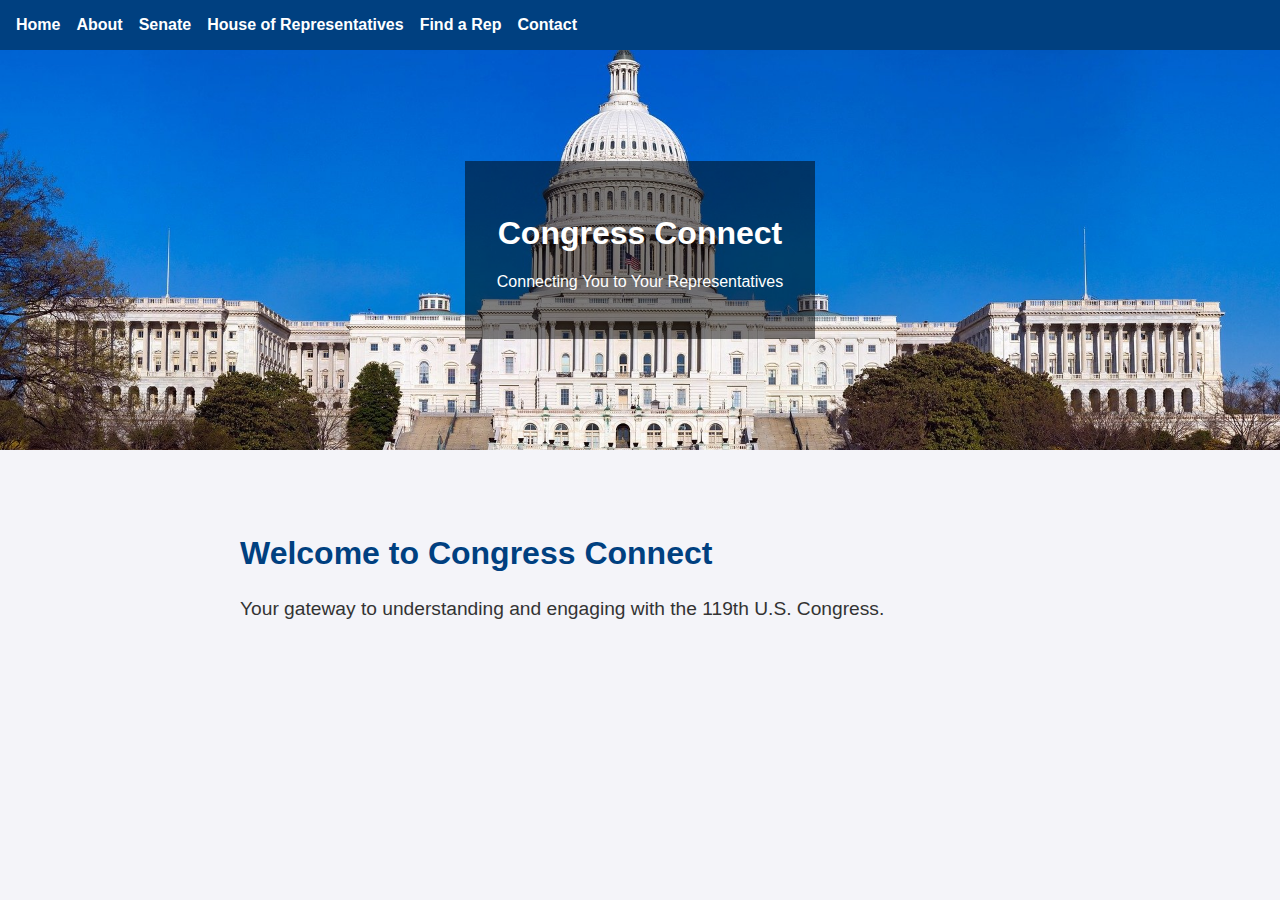
<file: index.html>
<!doctype html>
<html lang="en">
  <head>
    <link rel="stylesheet" href="/css/style.css" />
    <favicon rel="icon" type="image/png" href="/images/favicon.png" />
    <title>Home | Congress Connect</title>
  </head>
  <body>
    <!-- Navigation bar -->
    <nav class="navbar">
      <a href="index.html">Home</a>
      <a href="about.html">About</a>
      <a href="senate.html">Senate</a>
      <a href="house.html">House of Representatives</a>
      <a href="search.html">Find a Rep</a>
      <a href="contact.html">Contact</a>
    </nav>

    <!-- Main header -->
    <header class="splash">
      <div class="overlay">
        <h1>Congress Connect</h1>
        <p>Connecting You to Your Representatives</p>
      </div>
    </header>

    <!-- Main content -->
    <main class="content-area">
      <h1>Welcome to Congress Connect</h1>
      <p>
        Your gateway to understanding and engaging with the 119th U.S. Congress.
      </p>
    </main>
  </body>
</html>
</file>
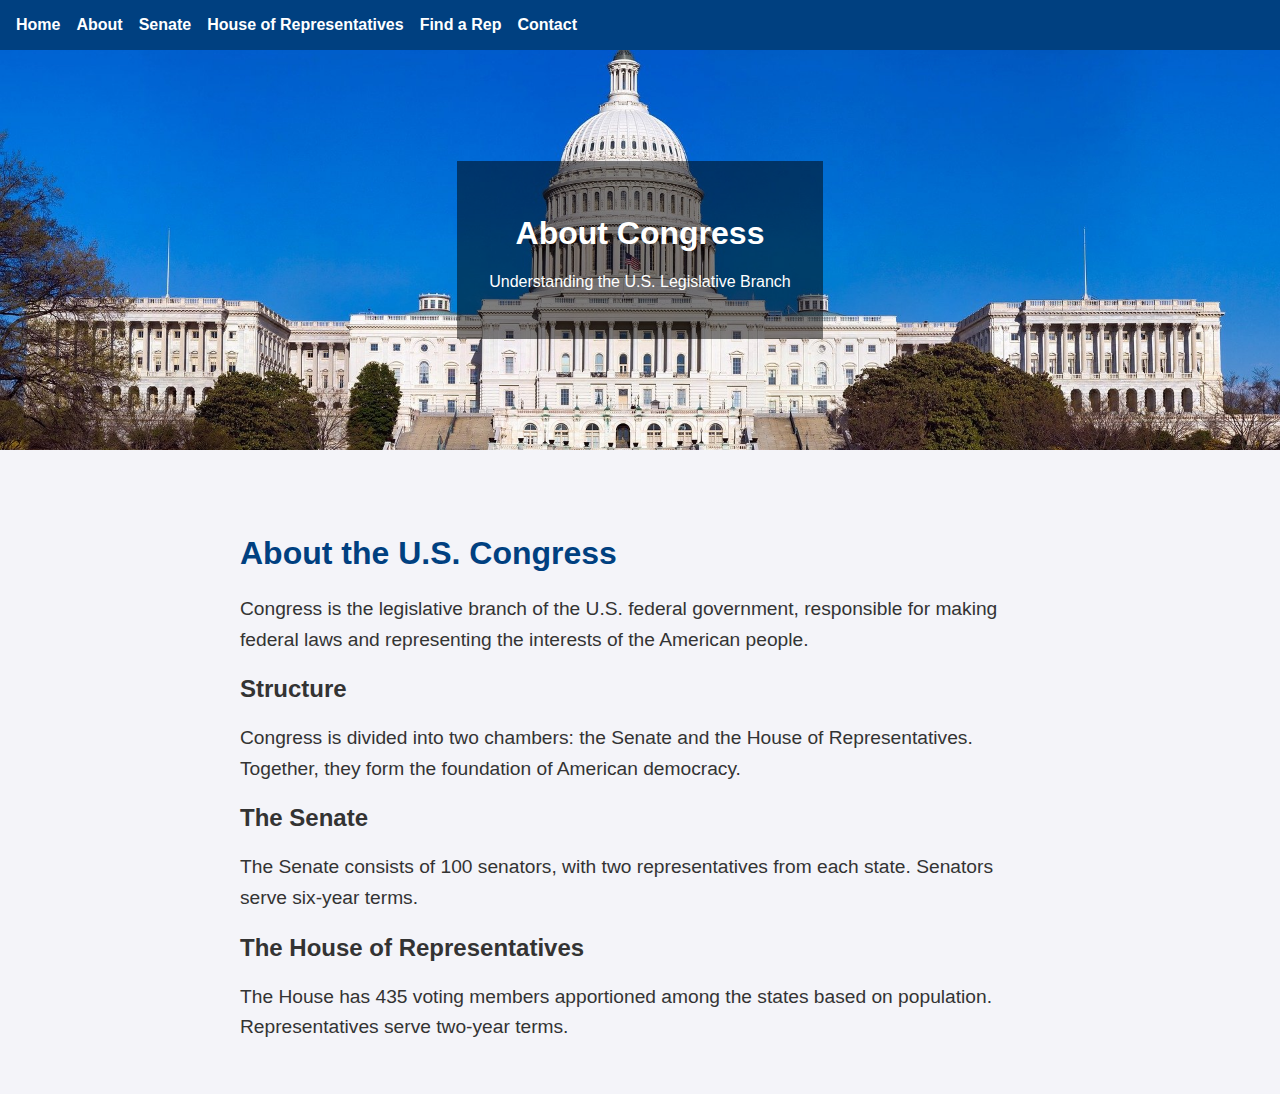
<file: about.html>
<!doctype html>
<html lang="en">
  <head>
    <link rel="stylesheet" href="/css/style.css" />
    <favicon rel="icon" type="image/png" href="/images/favicon.png" />
    <title>About | Congress Connect</title>
  </head>
  <body>
    <!-- Navigation bar -->
    <nav class="navbar">
      <a href="index.html">Home</a>
      <a href="about.html">About</a>
      <a href="senate.html">Senate</a>
      <a href="house.html">House of Representatives</a>
      <a href="search.html">Find a Rep</a>
      <a href="contact.html">Contact</a>
    </nav>

    <!-- Main header -->
    <header class="splash">
      <div class="overlay">
        <h1>About Congress</h1>
        <p>Understanding the U.S. Legislative Branch</p>
      </div>
    </header>

    <!-- Main content -->
    <main class="content-area">
      <h1>About the U.S. Congress</h1>
      <p>
        Congress is the legislative branch of the U.S. federal government,
        responsible for making federal laws and representing the interests of
        the American people.
      </p>

      <h2>Structure</h2>
      <p>
        Congress is divided into two chambers: the Senate and the House of
        Representatives. Together, they form the foundation of American
        democracy.
      </p>

      <h2>The Senate</h2>
      <p>
        The Senate consists of 100 senators, with two representatives from each
        state. Senators serve six-year terms.
      </p>

      <h2>The House of Representatives</h2>
      <p>
        The House has 435 voting members apportioned among the states based on
        population. Representatives serve two-year terms.
      </p>
    </main>
  </body>
</html>
</file>
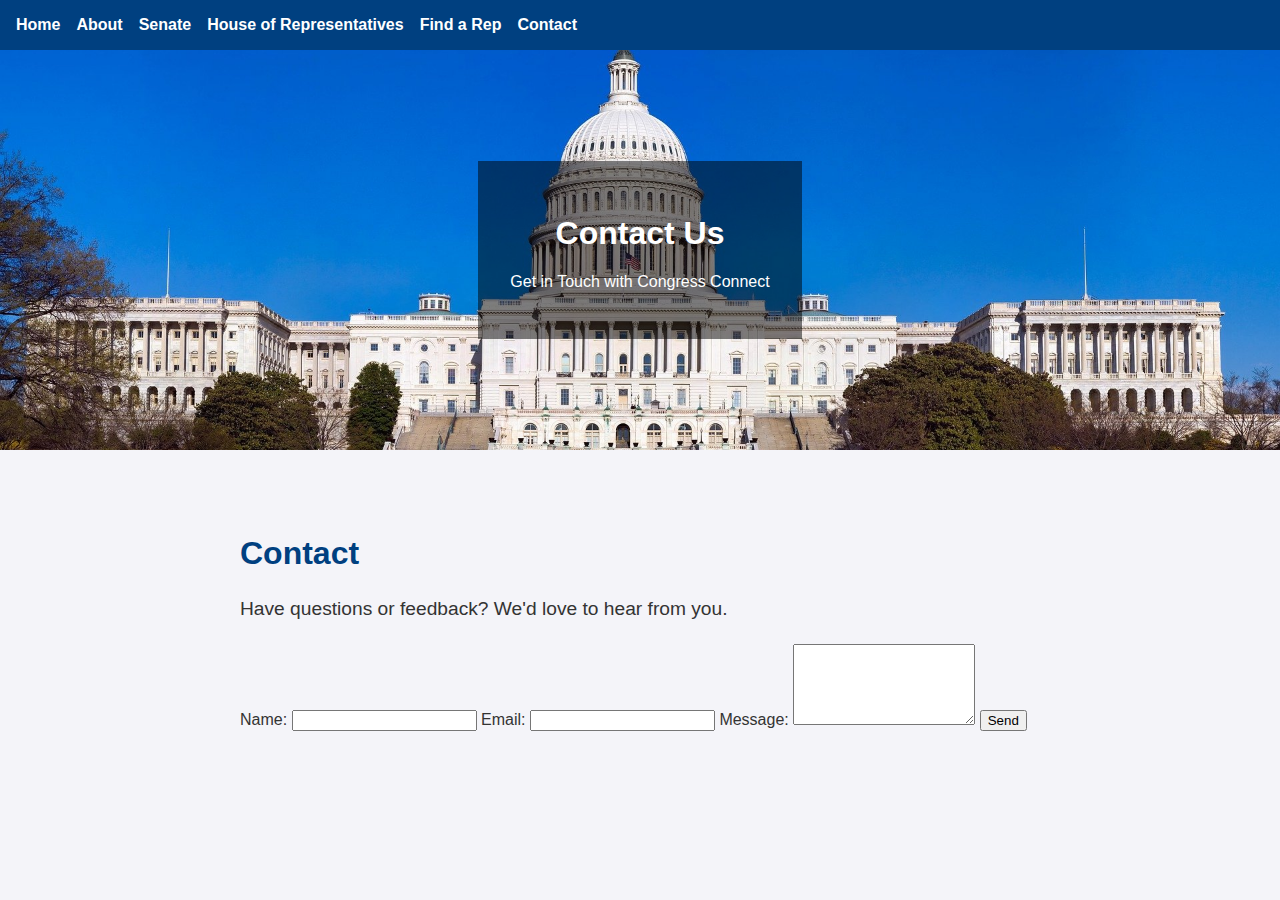
<file: contact.html>
<!doctype html>
<html lang="en">
  <head>
    <link rel="stylesheet" href="/css/style.css" />
    <favicon rel="icon" type="image/png" href="/images/favicon.png" />
    <title>Contact | Congress Connect</title>
  </head>
  <body>
    <!-- Navigation bar -->
    <nav class="navbar">
      <a href="index.html">Home</a>
      <a href="about.html">About</a>
      <a href="senate.html">Senate</a>
      <a href="house.html">House of Representatives</a>
      <a href="search.html">Find a Rep</a>
      <a href="contact.html">Contact</a>
    </nav>

    <!-- Main header -->
    <header class="splash">
      <div class="overlay">
        <h1>Contact Us</h1>
        <p>Get in Touch with Congress Connect</p>
      </div>
    </header>

    <!-- Main content -->
    <main class="content-area">
      <h1>Contact</h1>
      <p>Have questions or feedback? We'd love to hear from you.</p>

      <form class="contact-form">
        <label for="name">Name:</label>
        <input type="text" id="name" name="name" required />

        <label for="email">Email:</label>
        <input type="email" id="email" name="email" required />

        <label for="message">Message:</label>
        <textarea id="message" name="message" rows="5" required></textarea>

        <button type="submit">Send</button>
      </form>
    </main>
  </body>
</html>
</file>
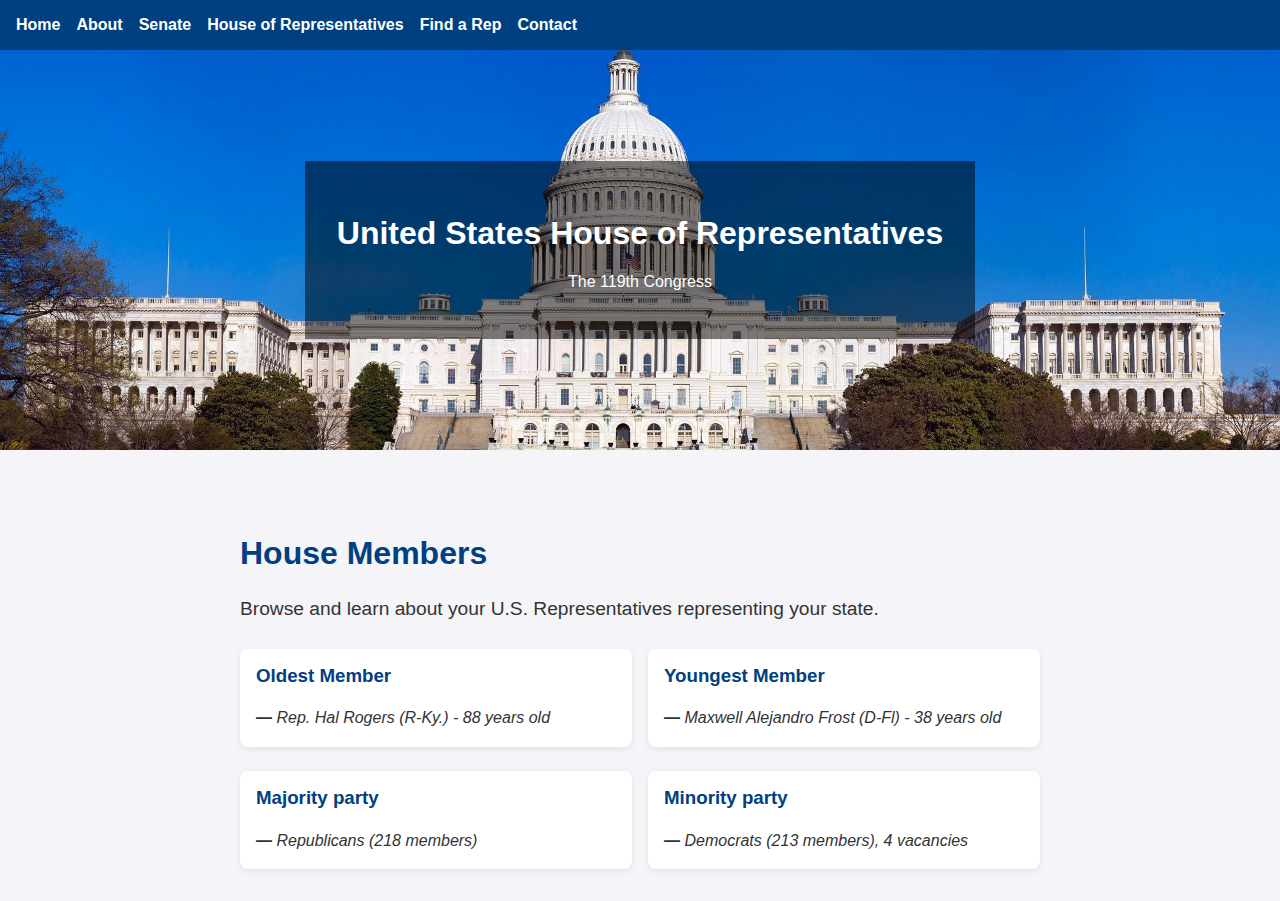
<file: house.html>
<!doctype html>
<html lang="en">
  <head>
    <link rel="stylesheet" href="/css/style.css" />
    <favicon rel="icon" type="image/png" href="/images/favicon.png" />
    <title>House of Representatives | Congress Connect</title>
  </head>
  <body>
    <!-- Navigation bar -->
    <nav class="navbar">
      <a href="index.html">Home</a>
      <a href="about.html">About</a>
      <a href="senate.html">Senate</a>
      <a href="house.html">House of Representatives</a>
      <a href="search.html">Find a Rep</a>
      <a href="contact.html">Contact</a>
    </nav>

    <!-- Main header -->
    <header class="splash">
      <div class="overlay">
        <h1>United States House of Representatives</h1>
        <p>The 119th Congress</p>
      </div>
    </header>

    <!-- Main content -->
    <main class="content-area">
      <h1>House Members</h1>
      <p>
        Browse and learn about your U.S. Representatives representing your
        state.
      </p>

      <section
        aria-label="Oldest and youngest representatives"
        class="member-stats"
      >
        <div class="stat-card">
          <h3>Oldest Member</h3>
          <p>
            <strong>—</strong>
            <em>Rep. Hal Rogers (R-Ky.) - 88 years old</em>
          </p>
        </div>
        <div class="stat-card">
          <h3>Youngest Member</h3>
          <p>
            <strong>—</strong>
            <em>Maxwell Alejandro Frost (D-Fl) - 38 years old</em>
          </p>
        </div>
      </section>

      <!-- Party composition -->
      <section aria-label="House composition" class="member-stats">
        <div class="stat-card">
          <h3>Majority party</h3>
          <p>
            <strong>—</strong>
            <em>Republicans (218 members)</em>
          </p>
        </div>
        <div class="stat-card">
          <h3>Minority party</h3>
          <p>
            <strong>—</strong>
            <em>Democrats (213 members), 4 vacancies</em>
          </p>
        </div>
      </section>
    </main>
  </body>
</html>
</file>
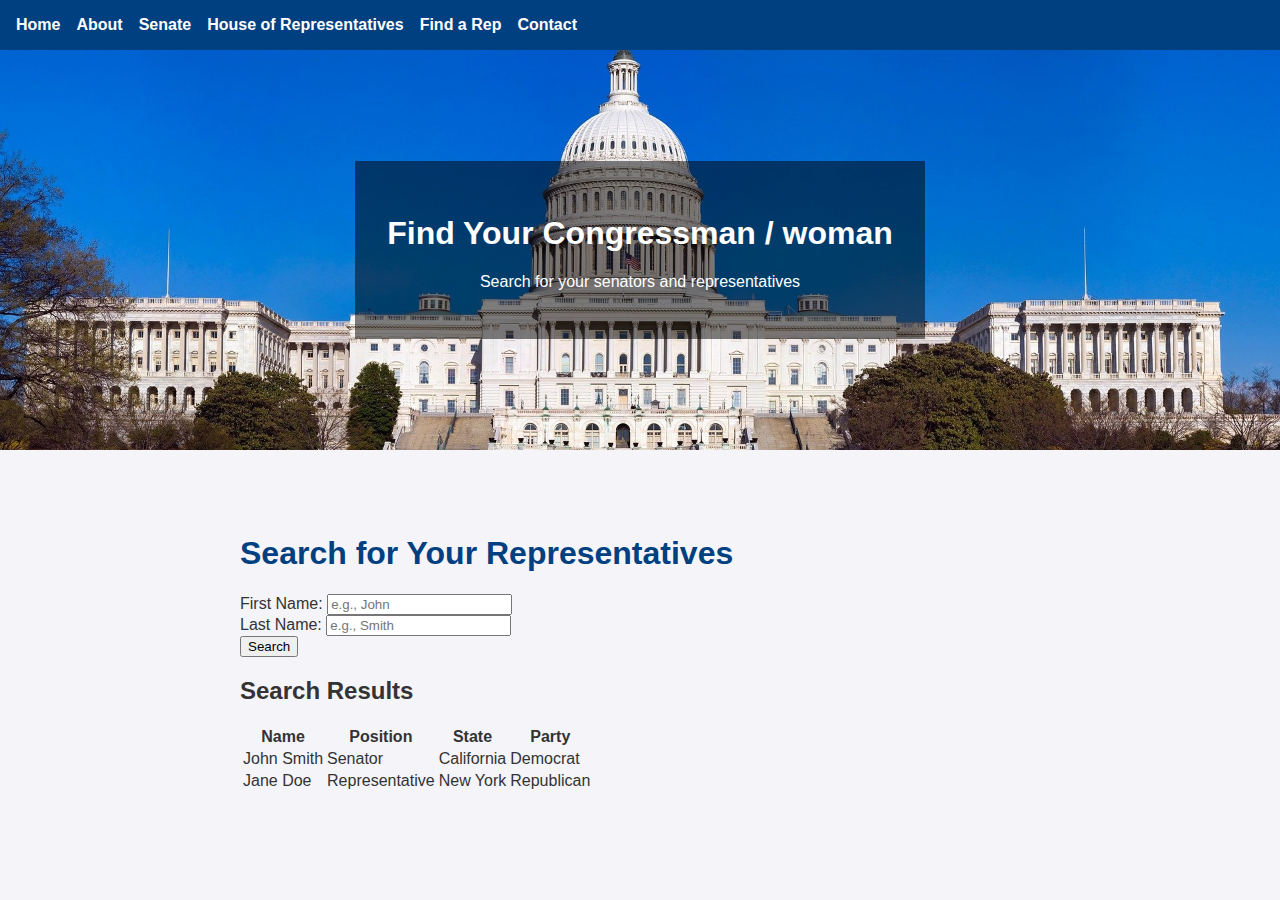
<file: search.html>
<!doctype html>
<html lang="en">
  <head>
    <link rel="stylesheet" href="/css/style.css" />
    <favicon rel="icon" type="image/png" href="/images/favicon.png" />
    <title>Find a Rep | Congress Connect</title>
  </head>
  <body>
    <!-- Navigation bar -->
    <nav class="navbar">
      <a href="index.html">Home</a>
      <a href="about.html">About</a>
      <a href="senate.html">Senate</a>
      <a href="house.html">House of Representatives</a>
      <a href="search.html">Find a Rep</a>
      <a href="contact.html">Contact</a>
    </nav>

    <!-- Main header -->
    <header class="splash">
      <div class="overlay">
        <h1>Find Your Congressman / woman</h1>
        <p>Search for your senators and representatives</p>
      </div>
    </header>

    <!-- Main content -->
    <main class="content-area">
      <h1>Search for Your Representatives</h1>

    <form class="search-form">
        <div class="form-group">
            <label for="firstname">First Name:</label>
            <input
            type="text"
            id="firstname"
            name="firstname"
            placeholder="e.g., John"
            />
        </div>

        <div class="form-group">
            <label for="lastname">Last Name:</label>
            <input
            type="text"
            id="lastname"
            name="lastname"
            placeholder="e.g., Smith"
            />
        </div>

        <button type="submit">Search</button>
    </form>

    <h2>Search Results</h2>
    <table class="results-table">
    <thead>
        <tr>
        <th>Name</th>
        <th>Position</th>
        <th>State</th>
        <th>Party</th>
        </tr>
    </thead>
    <tbody>
        <tr>
        <td>John Smith</td>
        <td>Senator</td>
        <td>California</td>
        <td>Democrat</td>
        </tr>
        <tr>
        <td>Jane Doe</td>
        <td>Representative</td>
        <td>New York</td>
        <td>Republican</td>
        </tr>
    </tbody>
    </table>
    </main>
    </main>
  </body>
</html>
</file>
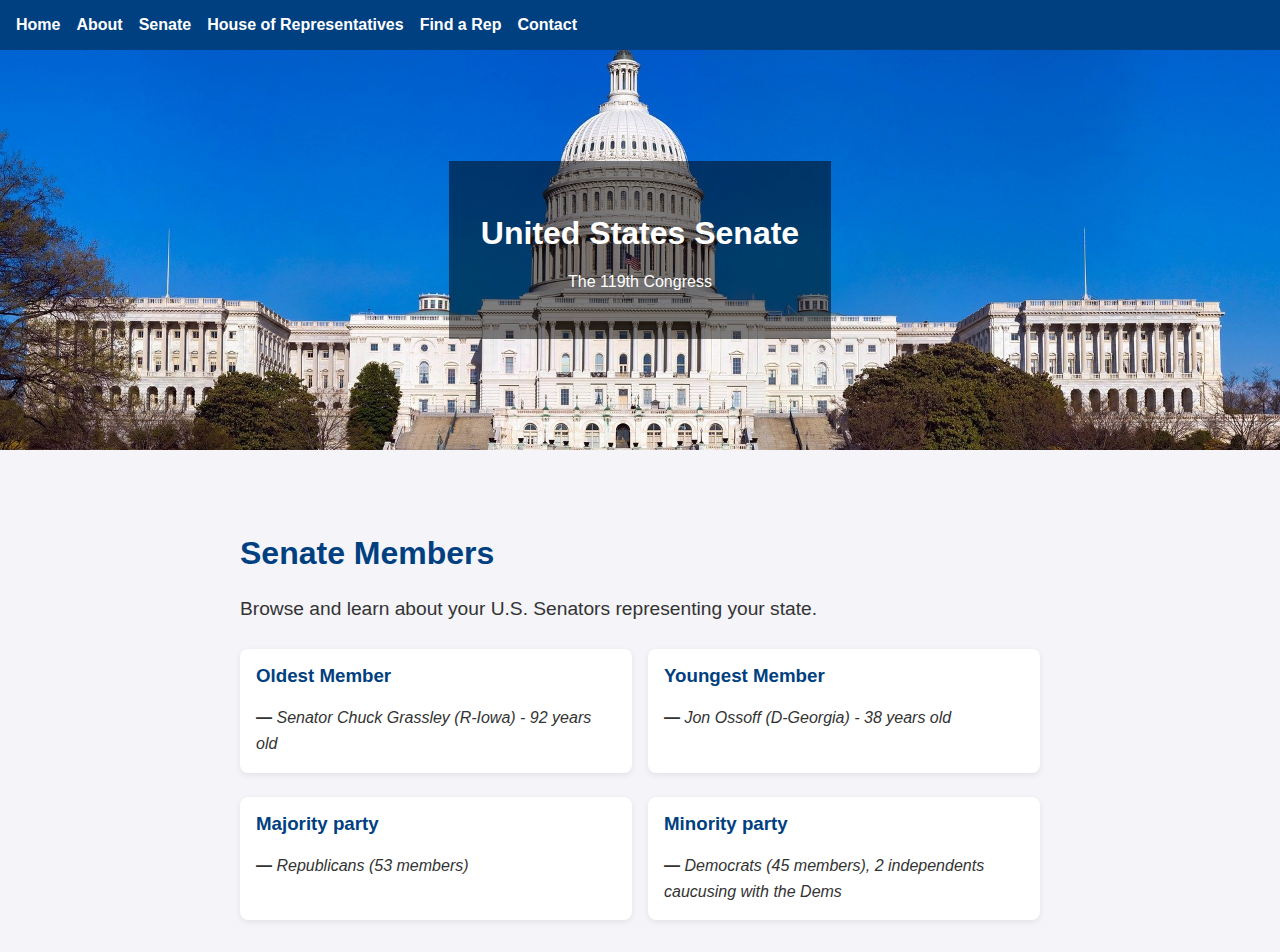
<file: senate.html>
<!doctype html>
<html lang="en">
  <head>
    <link rel="stylesheet" href="/css/style.css" />
    <favicon rel="icon" type="image/png" href="/images/favicon.png" />
    <title>Senate | Congress Connect</title>
  </head>
  <body>
    <!-- Navigation bar -->
    <nav class="navbar">
      <a href="index.html">Home</a>
      <a href="about.html">About</a>
      <a href="senate.html">Senate</a>
      <a href="house.html">House of Representatives</a>
      <a href="search.html">Find a Rep</a>
      <a href="contact.html">Contact</a>
    </nav>

    <!-- Main header -->
    <header class="splash">
      <div class="overlay">
        <h1>United States Senate</h1>
        <p>The 119th Congress</p>
      </div>
    </header>

    <!-- Main content -->
    <main class="content-area">
      <h1>Senate Members</h1>
      <p>Browse and learn about your U.S. Senators representing your state.</p>

      <section aria-label="Oldest and youngest senators" class="member-stats">
        <div class="stat-card">
          <h3>Oldest Member</h3>
          <p>
            <strong>—</strong>
            <em>Senator Chuck Grassley (R-Iowa) - 92 years old</em>
          </p>
        </div>
        <div class="stat-card">
          <h3>Youngest Member</h3>
          <p>
            <strong>—</strong>
            <em>Jon Ossoff (D-Georgia) - 38 years old</em>
          </p>
        </div>
      </section>

      <!-- Party composition -->
      <section aria-label="Senate composition" class="member-stats">
        <div class="stat-card">
          <h3>Majority party</h3>
          <p>
            <strong>—</strong>
            <em>Republicans (53 members)</em>
          </p>
        </div>
        <div class="stat-card">
          <h3>Minority party</h3>
          <p>
            <strong>—</strong>
            <em
              >Democrats (45 members), 2 independents caucusing with the
              Dems</em
            >
          </p>
        </div>
      </section>
    </main>
  </body>
</html>
</file>
<file: css/style.css>
body {
  font-family: "Segoe UI", Tahoma, Geneva, Verdana, sans-serif;
  margin: 0;
  background-color: #f4f4f9;
  color: #333;
}

.navbar {
  background-color: #004080;
  padding: 1rem;
  display: flex;
  gap: 1rem;
}
.navbar a {
  color: #fff;
  text-decoration: none;
  font-weight: bold;
}

.splash {
  position: relative;
  background: url("../images/congress-building.jpg") no-repeat center
    center/cover;
  height: 400px;
  display: flex;
  align-items: center;
  justify-content: center;
  color: white;
  text-align: center;
}
.splash .overlay {
  background-color: rgba(0, 0, 0, 0.5);
  padding: 2rem;
}
.content-area {
  padding: 2rem;
  max-width: 800px;
  margin: auto;
}
.content-area h1 {
  color: #004080;
}
.content-area p {
  font-size: 1.2rem;
  line-height: 1.6;
}
footer {
  background-color: #004080;
  color: white;
  text-align: center;
  padding: 1rem;
  position: fixed;
  width: 100%;
  bottom: 0;
}
footer p {
  margin: 0;
}

header,
main,
footer {
  margin-bottom: 2rem;
}

header img {
  max-width: 100%;
  height: auto;
  border-radius: 8px;
}

.member-stats {
  display: flex;
  gap: 1rem;
  margin-top: 1.5rem;
}
.stat-card {
  background: #fff;
  padding: 1rem;
  border-radius: 8px;
  box-shadow: 0 2px 6px rgba(0, 0, 0, 0.08);
  flex: 1;
}
.stat-card h3 {
  margin-top: 0;
  color: #004080;
}
.stat-card p {
  margin: 0.5rem 0 0;
  font-size: 1rem;
}
</file>
